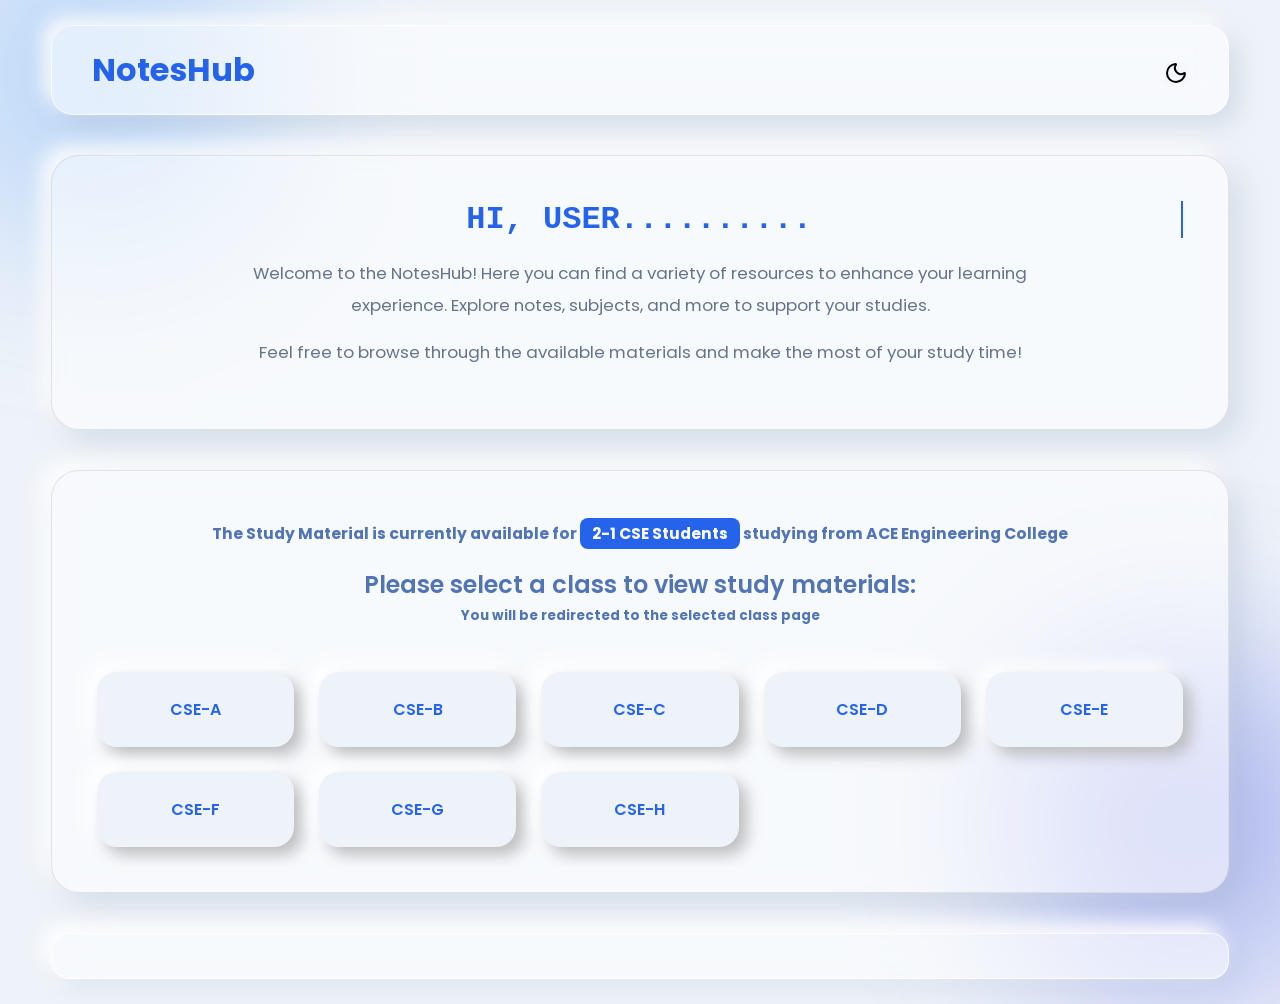
<file: index.html>
<!DOCTYPE html>
    <html lang="en">                
        <head>
            <meta charset="UTF-8">
            <meta http-equiv="X-UA-Compatible" content="IE=edge">
            <meta name="viewport" content="width=device-width, initial-scale=1.0">
            <title>NotesHub</title>
            <link rel="stylesheet" href="Studymaterial1.css">
            <script src="Studymaterial1.js" defer></script>
        </head>
        <body>
        <header>
            <div class="logo">
                <h1>NotesHub</h1>
            </div>

            <nav>
                <ul>
                <li><button id="theme-toggle">
                    <svg id="sun-icon" xmlns="http://www.w3.org/2000/svg" width="24" height="24" viewBox="0 0 24 24" fill="none" stroke="currentColor" stroke-width="2" stroke-linecap="round" stroke-linejoin="round" class="lucide lucide-sun-medium-icon lucide-sun-medium"><circle cx="12" cy="12" r="4"/><path d="M12 3v1"/><path d="M12 20v1"/><path d="M3 12h1"/><path d="M20 12h1"/><path d="m18.364 5.636-.707.707"/><path d="m6.343 17.657-.707.707"/><path d="m5.636 5.636.707.707"/><path d="m17.657 17.657.707.707"/></svg>
                    <svg id="moon-icon" xmlns="http://www.w3.org/2000/svg" width="24" height="24" viewBox="0 0 24 24" fill="none" stroke="currentColor" stroke-width="2" stroke-linecap="round" stroke-linejoin="round" class="lucide lucide-moon-icon lucide-moon"><path d="M20.985 12.486a9 9 0 1 1-9.473-9.472c.405-.022.617.46.402.803a6 6 0 0 0 8.268 8.268c.344-.215.825-.004.803.401"/></svg>
                </button></li>
                </ul>
            </nav>
        </header>

        <!--- Main Content --->
        <main>
            
            <section class="study-material">
                <h2 id="typewritereffect">HI, USER..........</h2>
                <p>Welcome to the NotesHub! Here you can find a variety of resources to enhance your learning experience. Explore notes, subjects, and more to support your studies.</p>
                <p>Feel free to browse through the available materials and make the most of your study time!</p>
            </section>

            <section class="Classes">
                <h3><small>The Study Material is currently available for <mark>2-1 CSE Students</mark> studying from ACE Engineering College</small></h3>
                <h2>Please select a class to view study materials:</h2>
                <h4><small>You will be redirected to the selected class page</small></h4>
                <ul>
                    <li><a href="Studymaterial-section.html?section=A">CSE-A</a></li>
                    <li><a href="Studymaterial-section.html?section=B">CSE-B</a></li>
                    <li><a href="Studymaterial-section.html?section=C">CSE-C</a></li>
                    <li><a href="Studymaterial-section.html?section=D">CSE-D</a></li>
                    <li><a href="Studymaterial-section.html?section=E">CSE-E</a></li>
                    <li><a href="Studymaterial-section.html?section=F">CSE-F</a></li>
                    <li><a href="Studymaterial-section.html?section=G">CSE-G</a></li>
                    <li><a href="Studymaterial-section.html?section=H">CSE-H</a></li>
                </ul>
            </section>
        </main>

        <!-- Footer -->
        <footer>

            <p></p>

        </footer>

    </body>
    </html>
</file>
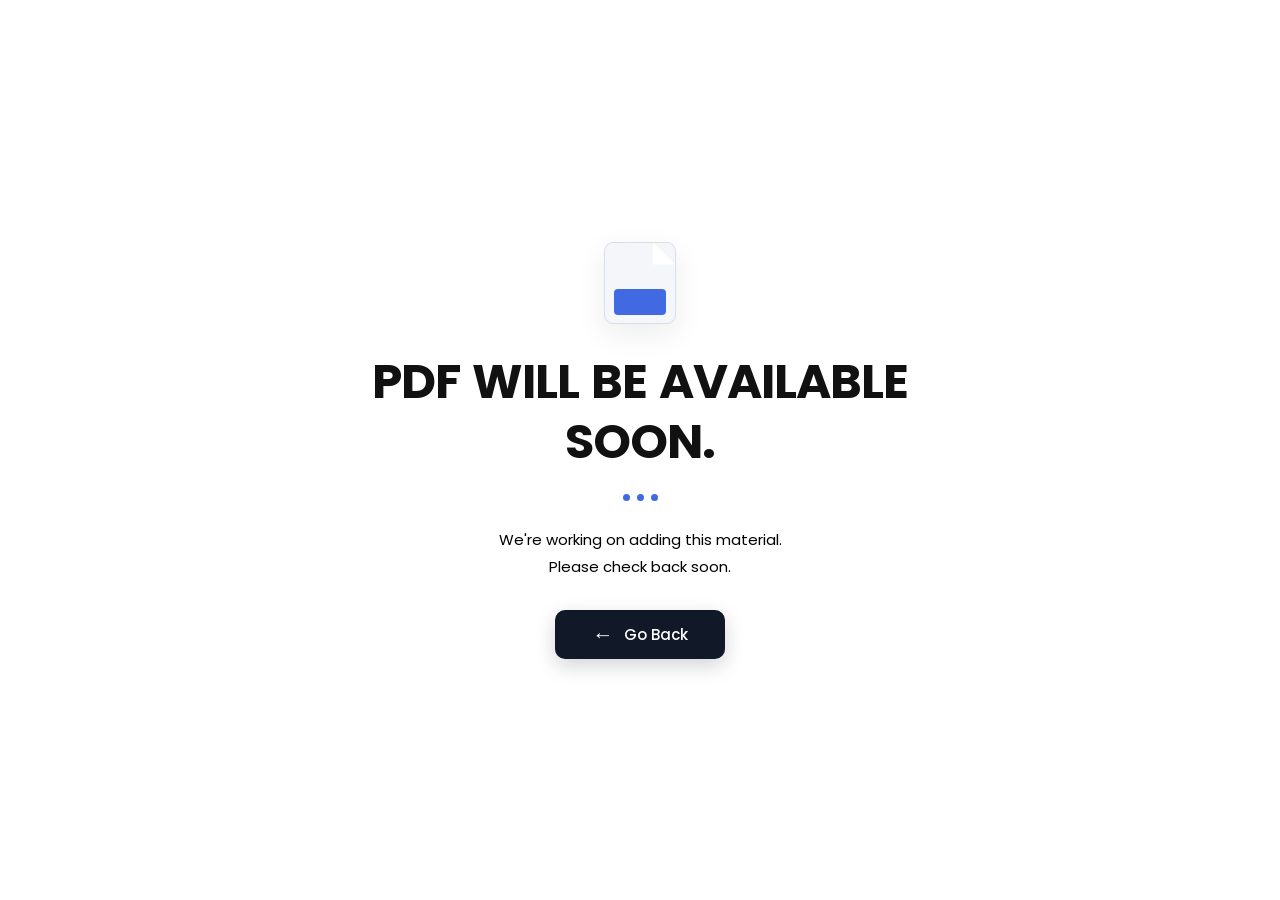
<file: Error-page.html>
<!DOCTYPE html>
<html lang="en">
<head>
    <meta charset="UTF-8">
    <meta name="viewport" content="width=device-width, initial-scale=1.0">
    <title>NotesHub</title>
    <link rel="stylesheet" href="Error-page.css">
</head>
<body>
    <main id="error-page">
        <div class="pdf-icon">
            PDF
        </div>
        <h1>
            <span>PDF</span>
            <span>WILL</span>
            <span>BE</span>
            <span>AVAILABLE</span>
            <span>SOON.</span>
        </h1>
        <div class="typing-dots">
            <span></span>
            <span></span>
            <span></span>
        </div>
        <p>
            We're working on adding this material.
            <br>
            Please check back soon.
        </p>
        <button onclick="window.history.back()">
            <span>←</span>
            Go Back
        </button>

    </main>

</body>

</html>
</file>
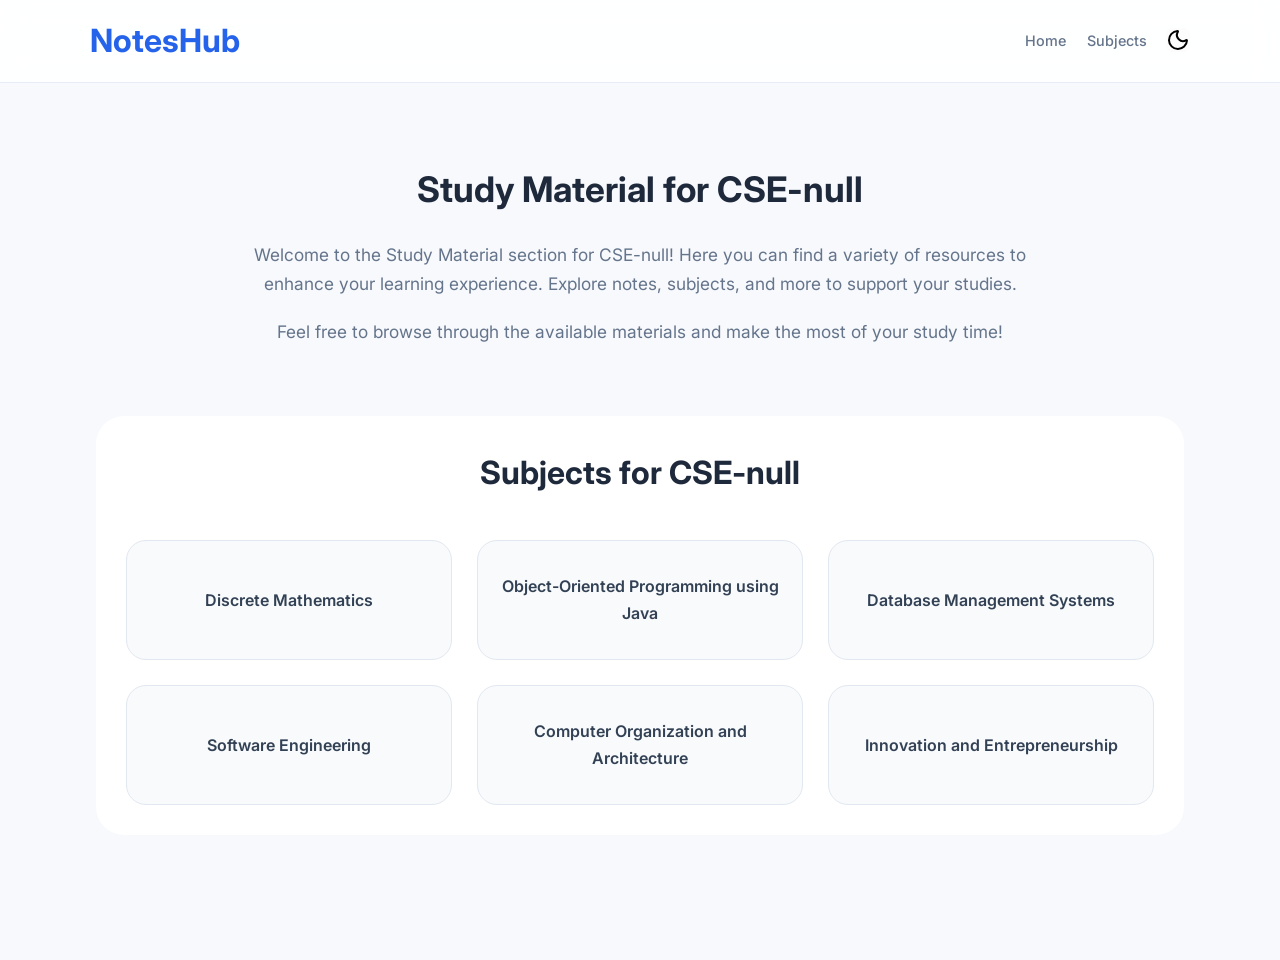
<file: Studymaterial-section.html>
<!DOCTYPE html>
<html lang="en">                
    <head>
        <meta charset="UTF-8">
        <meta http-equiv="X-UA-Compatible" content="IE=edge">
        <meta name="viewport" content="width=device-width, initial-scale=1.0">
        <title>NotesHub</title>
        <link rel="stylesheet" href="Studymaterial ( CSE-H ) .css">
        <script src="Studymaterial ( CSE-H ) .js" defer></script>
    </head>
    <body>
    <div class="container">    
    <header>
        <div class="logo">
            <h1>NotesHub</h1>
        </div>

        <nav>
            <ul>
                <li><a href="index.html">Home</a></li>
                <li><a href="#subjects">Subjects</a></li>
                <li><button id="theme-toggle">
                    <svg id="sun-icon" xmlns="http://www.w3.org/2000/svg" width="24" height="24" viewBox="0 0 24 24" fill="none" stroke="currentColor" stroke-width="2" stroke-linecap="round" stroke-linejoin="round" class="lucide lucide-sun-medium-icon lucide-sun-medium"><circle cx="12" cy="12" r="4"/><path d="M12 3v1"/><path d="M12 20v1"/><path d="M3 12h1"/><path d="M20 12h1"/><path d="m18.364 5.636-.707.707"/><path d="m6.343 17.657-.707.707"/><path d="m5.636 5.636.707.707"/><path d="m17.657 17.657.707.707"/></svg>
                    <svg id="moon-icon" xmlns="http://www.w3.org/2000/svg" width="24" height="24" viewBox="0 0 24 24" fill="none" stroke="currentColor" stroke-width="2" stroke-linecap="round" stroke-linejoin="round" class="lucide lucide-moon-icon lucide-moon"><path d="M20.985 12.486a9 9 0 1 1-9.473-9.472c.405-.022.617.46.402.803a6 6 0 0 0 8.268 8.268c.344-.215.825-.004.803.401"/></svg>
                </button></li>
            </ul>
        </nav>
    </header>   
    <main>

        <!--- MAIN CONTENT --->

        <section class="study-material">
            <h2>Study Material for CSE-<code class="section-name">H</code></h2>
            <p>Welcome to the Study Material section for CSE-<code class="section-name">H</code>! Here you can find a variety of resources to enhance your learning experience. Explore notes, subjects, and more to support your studies.</p>
            <p>Feel free to browse through the available materials and make the most of your study time!</p>
        </section>

        <div class="subjects-card">
        <section class="Subjects" id="subjects">
            <h2>Subjects for CSE-<code class="section-name">H</code></h2>
            <ul>
                <li><button class="subject-btn" data-subject="dm"><p>Discrete Mathematics</p></button></li>
                <li><button class="subject-btn" data-subject="java"><p>Object-Oriented Programming using Java</p></button></li>
                <li><button class="subject-btn" data-subject="dbms"><p>Database Management Systems</p></button></li>
                <li><button class="subject-btn" data-subject="se"><p>Software Engineering</p></button></li>
                <li><button class="subject-btn" data-subject="coa"><p>Computer Organization and Architecture</p></button></li>
                <li><button class="subject-btn" data-subject="ie"><p>Innovation and Entrepreneurship</p></button></li>
            </ul>
        </section>

        <div class="subjects-card-expanded">
            <h3>Choose Unit:</h3>
                <ul>
                    <li><button class="unit-btn" data-unit="1">UNIT 1</button></li>
                    <li><button class="unit-btn" data-unit="2">UNIT 2</button></li>
                    <li><button class="unit-btn" data-unit="3">UNIT 3</button></li>
                    <li><button class="unit-btn" data-unit="4">UNIT 4</button></li>
                    <li><button class="unit-btn" data-unit="5">UNIT 5</button></li>
                </ul>
        </div>
        </div>
    </main>
    </div>
    </body>
</html>
</file>
<file: Studymaterial1.css>
@import url('https://fonts.googleapis.com/css2?family=Poppins:wght@300;400;500;600;700&display=swap');

/* COLOR VARIABLES */

:root {

    --body_bg_before: #60a5fa;

    --body_bg_after: #3d4ee3;

    --text: #2563eb;

    --body_bg: #eef3f9;

    --text_primary: #2c3e50;

    --text_secondary: #64748b;

    --card_bg: rgba(255, 255, 255, 0.55);

    --card_border: rgba(215, 215, 215, 0.693);

    --button_bg: #eef3f9;

    --shadow_dark: rgba(163,177,198,0.35);

    --shadow_light: rgba(255,255,255,0.9);

    /* CHANGED ATTRIBUTES FOR LIGHT THEME */

    --body-color: #5174b4;

    --header-bg: rgba(255,255,255,.55);

    --header-border: rgba(255,255,255,.7);

    --header-box-shadow:

    10px 10px 25px rgba(163,177,198,.35),

    -8px -8px 18px rgba(255,255,255,.9);

    --classes-box-shadow:

    12px 12px 30px rgba(163,177,198,0.35),

    -10px -10px 20px rgba(255,255,255,0.9);

    --classes-a-box-shadow:

    8px 8px 16px #bbbdbf,

    -8px -8px 16px #ffffff;

    --classes-a-hover-color: white;

    --classes-a-hover-box-shadow: 0 15px 30px rgba(37,99,235,.35);

    --footer-border: rgba(255,255,255,.8);

    --classes-mark: white;

    --footer-bg: rgba(255,255,255,.55);

    --footer-box-shadow:
    10px 10px 25px rgba(163,177,198,.2),

    -8px -8px 20px white;

}

/* ------------------- DARK THEME ------------------ */

[data-theme="dark"]{

    --body_bg_before: #fbcd1323;

    --body_bg_after: #fbcd131c;

    --text: #FFFAFA;

    --body_bg: black;

    --text_primary: #E3E3E3;

    --text_secondary: #FFFFFF;

    --card_bg: #010507a5;

    --card_border: rgba(255, 217, 0, 0.400);

    --button_bg: black;

    --shadow_dark: #fbcd138a;

    --shadow_light: #cdbe8477;

    /* CHANGED ATTRIBUTES FOR DARK THEME */

    --body-color: #FFFAFA;

    --header-bg: black;

    --header-border: rgba(255, 217, 0, 0.400);

    --header-box-shadow:

    7px 7px 18px rgba(163, 177, 198, 0.138),

    -8px -8px 18px rgba(0, 0, 0, 0.375);

    --classes-box-shadow:

    7px 7px 18px rgba(0, 0, 7, 0.18),

    -10px -10px 20px rgba(0, 0, 7, 0.45);

    --classes-a-box-shadow:
    2px 2px 7px rgba(163,177,198,.25),
    
    -2px -2px 7px rgba(255,255,255,.7);

    --classes-a-hover-color: black;

    --classes-a-hover-box-shadow: 0 15px 30px #FBCC13;

    --footer-border: rgba(255, 217, 0, 0.400);

    --classes-mark: black;

    --footer-bg: black;

    --footer-box-shadow:
    10px 10px 25px rgba(163,177,198,.2),

    -8px -8px 20px rgba(0, 0, 0, 0.386);

}


/* ==========================
        RESET
========================== */

*{
    margin:0;

    padding:0;
    
    box-sizing :border-box;
    
    font-family:"Poppins",sans-serif;
}

html{
    scroll-behavior:smooth;
}

body{

    min-height:100vh;

    background: var(--body_bg);

    color: var(--body-color);

    overflow-x:hidden;

    position:relative;

}

/* ==========================
    BACKGROUND BLOBS
========================== */

body::before,
body::after{

    content:"";

    position:fixed;

    width:350px;

    height:350px;

    border-radius:50%;

    filter:blur(90px);

    opacity:.35;

    z-index:-1;

}

body::before{

    background: var(--body_bg_before);

    top:-100px;

    left:-80px;

}

body::after{

    background: var(--body_bg_after);

    bottom:-100px;

    right:-80px;

}

/* ==========================
        HEADER
========================== */

header{

    width:92%;

    margin:25px auto;

    display:flex;

    justify-content:space-between;

    align-items:center;

    padding:20px 40px;

    border-radius:22px;

    background: var(--header-bg);

    backdrop-filter:blur(18px);

    -webkit-backdrop-filter:blur(18px);

    border:1px solid var(--header-border);

    box-shadow: var(--header-box-shadow);

}

.logo h1{

    color: var(--text);

    font-size:2rem;

    font-weight:700;

}

nav ul{

    display:flex;

    list-style:none;

    gap:35px;

}

nav a{

    text-decoration:none;

    color: var(--text_secondary);

    font-weight:500;

    transition:.3s;

}

nav a:hover{

    color: var(--text);

}

/* ==========================
        MAIN
========================== */

main{

    width:92%;

    margin:40px auto;

}

/* ==========================
    COMMON SECTION STYLE
========================== */

.study-material,
.Classes{

    background: var(--card_bg);

    backdrop-filter:blur(16px);

    border:1px solid var(--card_border);

    border-radius:28px;

    padding:45px;

    margin-bottom:40px;

    box-shadow: var(--classes-box-shadow);

}

/* ==========================
    STUDY MATERIAL
========================== */

.study-material{

    text-align:center;

}

.study-material h2{

    font-size:2.8rem;

    color: var(--text);

    margin-bottom:20px;

}

/* CSS TYPEWRITER EFFECT*/

#typewritereffect{

    font-family: "Courier New", Courier, monospace;
    
    font-size: 2rem;

    margin-inline: auto;

    white-space: nowrap;

    width: max-content;

    overflow: hidden;

    border-right: 2px solid;

    animation: typing 3.4s steps(18) forwards, blink 1s step-end infinite;

}

@keyframes typing {

    from{
        width: 0%;
    }
    to{
        width: 100%;
    }
}

@keyframes blink{
     50%{
        border-color: transparent;
     }
}

.study-material p{

    max-width:850px;

    margin:15px auto;

    line-height:1.9;

    color:#64748b;

    font-size:1.05rem;

}

/* ---- THEME TOGGLER ---- */ 

#theme-toggle{

    border: none;

    background-color: rgba(235, 226, 226, 0.1);

    border-radius: 25%;

    margin-top: 0.34rem;

    cursor: pointer;

    display: flex;

    align-items: center;

    justify-content: center;

}

#sun-icon{

    display: none;

}

#moon-icon{

    display: block;

    color: black;

}

[data-theme="dark"] #sun-icon{

    display: block;

    color: whitesmoke;

}

[data-theme="dark"] #moon-icon{

    display: none;

}

/* ==========================
        CLASS SECTION
========================== */

.Classes{

    text-align:center;

}

.Classes h3{

    line-height:1.8;

    margin-bottom:18px;
}

.Classes h2{

    margin-top:10px;

    font-weight:600;

}

.Classes mark{

    background: var(--text);

    color: var(--classes-mark);

    padding:5px 12px;

    border-radius:8px;

}


/* ==========================
    CLASS GRID
========================== */

.Classes ul{

    margin-top:45px;

    display:grid;

    grid-template-columns:

    repeat(auto-fit,minmax(180px,1fr));

    gap:25px;

    list-style:none;

}

/* ==========================
    CLASS CARD
========================== */

.Classes a{

    display:block;

    text-decoration:none;

    color: var(--text);

    font-weight:600;

    padding:25px;

    border-radius:20px;

    background:var(--button_bg);

    box-shadow: var(--classes-a-box-shadow);

    transition:.35s;

}

/* Hover */

.Classes a:hover{

    transform:

    translateY(-8px)

    scale(1.03);

    background: var(--text);

    color: var(--classes-a-hover-color);

    box-shadow: var(--classes-a-hover-box-shadow);

}

/* ==========================
        FOOTER
========================== */

footer{

    width:92%;

    margin:40px auto 25px;

    text-align:center;

    padding:22px;

    border-radius:18px;

    background: var(--footer-bg);

    backdrop-filter:blur(15px);

    border:1px solid var(--footer-border);

    box-shadow: var(--footer-box-shadow);

}

/* ==========================
        SCROLLBAR
========================== */

::-webkit-scrollbar{

    width:10px;

}

::-webkit-scrollbar-thumb{

    background: var(--text);

    border-radius:20px;

}

::-webkit-scrollbar-track{

    background:#eef3f9;

}

/* ==========================
        RESPONSIVE
========================== */

@media(min-width:900px){

    :root{

    --card_border: rgba(215, 215, 215, 0.693);

    }
}

@media(max-width:900px){

header{

    flex-direction:column;

    gap:20px;

    padding:25px;

}

nav ul{

    flex-wrap:wrap;

    justify-content:center;

    gap:20px;

}

.study-material,
.Classes{

    padding:30px;

}

.study-material h2{

    font-size:2rem;

}

.Classes ul{

    grid-template-columns:1fr 1fr;

}

}

@media(max-width:600px){

.Classes ul{

    grid-template-columns:1fr;

}

.study-material h2{

    font-size:1.8rem;

}

header,.study-material,.Classes,footer{
    
    backdrop-filter: none;

    -webkit-backdrop-filter: none;

}

body::before,body::after{

    filter: blur(60px);

}

.Classes a{

    box-shadow:  
    4px 4px 10px rgba(163,177,198,.25),
    -4px -4px 10px rgba(255,255,255,.7);

}

@media(hover: hover){

    .Classes a:hover{

        transform: translateY(-7px) scale(1.05);

        background: var(--text);

        color: var(--classes-a-hover-color);

        box-shadow: var(--classes-a-hover-box-shadow);


    }
}

}
@media(max-width:1024px){
.Classes{
    padding : 2rem;

    }
}
</file>
<file: Error-page.css>
@import url('https://fonts.googleapis.com/css2?family=Poppins:wght@400;500;600;700&display=swap');


/* =========================
   RESET
========================= */

* {
    margin: 0;
    padding: 0;
    box-sizing: border-box;
}


/* =========================
   BODY
========================= */

body {
    min-height: 100vh;
    min-height: 100svh;

    display: flex;
    justify-content: center;
    align-items: center;

    padding: 20px;

    font-family: 'Poppins', sans-serif;

    background: #ffffff;

    color: #111827;

    overflow: hidden;
}


/* =========================
   MAIN
========================= */

#error-page {
    width: min(650px, 100%);

    text-align: center;

    padding: 40px 25px;

    animation: pageEnter 0.7s ease forwards;
}


/* =========================
   PDF ICON
========================= */

.pdf-icon {
    width: 72px;
    height: 82px;

    margin: 0 auto 28px;

    display: flex;
    align-items: flex-end;
    justify-content: center;

    padding-bottom: 9px;

    position: relative;

    border: 1px solid #d9dee8;

    border-radius: 9px;

    background: #f4f6fa;

    color: #4169e1;

    font-size: 15px;
    font-weight: 700;

    box-shadow:
        0 10px 30px rgba(17, 24, 39, 0.08);

    animation: iconEnter 0.7s ease 0.15s both;
}


/* Folded corner */

.pdf-icon::before {
    content: "";

    position: absolute;

    top: 0;
    right: 0;

    width: 22px;
    height: 22px;

    background: #ffffff;

    clip-path: polygon(
        0 0,
        100% 100%,
        0 100%
    );
}


/* Blue PDF bar */

.pdf-icon::after {
    content: "";

    position: absolute;

    left: 9px;
    right: 9px;

    bottom: 8px;

    height: 26px;

    border-radius: 4px;

    background: #4169e1;

    z-index: -1;
}


/* =========================
   HEADING
========================= */

#error-page h1 {
    display: flex;

    flex-wrap: wrap;

    justify-content: center;

    gap: 0 12px;

    max-width: 650px;

    margin: 0 auto;

    color: #111111;

    font-size: clamp(30px, 5vw, 48px);

    font-weight: 700;

    line-height: 1.25;

    letter-spacing: -1px;
}


#error-page h1 span {
    opacity: 0;

    transform: translateY(18px);

    animation: wordEnter 0.45s ease forwards;
}


#error-page h1 span:nth-child(1) {
    animation-delay: 0.35s;
}

#error-page h1 span:nth-child(2) {
    animation-delay: 0.50s;
}

#error-page h1 span:nth-child(3) {
    animation-delay: 0.65s;
}

#error-page h1 span:nth-child(4) {
    animation-delay: 0.80s;
}

#error-page h1 span:nth-child(5) {
    animation-delay: 0.95s;
}


/* =========================
   TYPING DOTS
========================= */

.typing-dots {
    display: flex;

    justify-content: center;

    gap: 7px;

    margin-top: 22px;

    opacity: 0;

    animation:
        fadeIn 0.5s ease 1.35s forwards;
}


.typing-dots span {
    width: 7px;
    height: 7px;

    border-radius: 50%;

    background: #4169e1;

    animation: typing 1.2s infinite;
}


.typing-dots span:nth-child(2) {
    animation-delay: 0.15s;
}


.typing-dots span:nth-child(3) {
    animation-delay: 0.30s;
}


/* =========================
   DESCRIPTION
========================= */

#error-page p {
    margin-top: 25px;

    color: #000000;

    font-size: 15px;

    line-height: 1.8;

    opacity: 0;

    animation:
        fadeIn 0.6s ease 1.55s forwards;
}


/* =========================
   BUTTON
========================= */

#error-page button {
    margin-top: 30px;

    display: inline-flex;

    align-items: center;

    justify-content: center;

    gap: 10px;

    min-width: 170px;

    padding: 13px 25px;

    border: none;

    border-radius: 10px;

    background: #111827;

    color: #ffffff;

    font-family: inherit;

    font-size: 15px;

    font-weight: 500;

    cursor: pointer;

    opacity: 0;

    box-shadow:
        0 7px 20px rgba(17, 24, 39, 0.18);

    animation:
        buttonEnter 0.6s ease 1.75s forwards;

    transition:
        transform 0.25s ease,
        background 0.25s ease,
        box-shadow 0.25s ease;
}


#error-page button span {
    font-size: 21px;

    line-height: 1;
}


#error-page button:hover {
    transform: translateY(-3px);

    background: #1f2937;

    box-shadow:
        0 10px 25px rgba(17, 24, 39, 0.22),
        0 0 25px rgba(65, 105, 225, 0.30);
}


#error-page button:active {
    transform: translateY(0);
}


/* =========================
   ANIMATIONS
========================= */

@keyframes pageEnter {

    from {
        opacity: 0;

        transform: translateY(20px);
    }

    to {
        opacity: 1;

        transform: translateY(0);
    }
}


@keyframes iconEnter {

    from {
        opacity: 0;

        transform:
            translateY(20px)
            scale(0.9);
    }

    to {
        opacity: 1;

        transform:
            translateY(0)
            scale(1);
    }
}


@keyframes wordEnter {

    from {
        opacity: 0;

        transform: translateY(18px);
    }

    to {
        opacity: 1;

        transform: translateY(0);
    }
}


@keyframes fadeIn {

    from {
        opacity: 0;
    }

    to {
        opacity: 1;
    }
}


@keyframes buttonEnter {

    from {
        opacity: 0;

        transform: translateY(10px);
    }

    to {
        opacity: 1;

        transform: translateY(0);
    }
}


@keyframes typing {

    0%,
    60%,
    100% {
        opacity: 0.25;

        transform: translateY(0);
    }

    30% {
        opacity: 1;

        transform: translateY(-4px);
    }
}


/* =========================
   MOBILE
========================= */

@media (max-width: 480px) {

    body {
        padding: 16px;
    }


    #error-page {
        padding: 25px 8px;
    }


    .pdf-icon {
        width: 60px;
        height: 69px;

        margin-bottom: 23px;

        font-size: 13px;
    }


    #error-page h1 {
        gap: 0 8px;

        max-width: 350px;

        font-size: 25px;

        line-height: 1.45;

        letter-spacing: -0.4px;
    }


    .typing-dots {
        margin-top: 18px;
    }


    #error-page p {
        margin-top: 22px;

        font-size: 13px;

        line-height: 1.7;
    }


    #error-page button {
        width: min(100%, 280px);

        margin-top: 27px;

        padding: 13px 20px;

        font-size: 14px;
    }
}


/* =========================
   SMALL PHONES
========================= */

@media (max-width: 360px) {

    #error-page h1 {
        font-size: 22px;

        gap: 0 6px;
    }


    #error-page p {
        font-size: 12px;
    }
}


/* =========================
   REDUCED MOTION
========================= */

@media (prefers-reduced-motion: reduce) {

    *,
    *::before,
    *::after {
        animation-duration: 0.01ms !important;

        animation-iteration-count: 1 !important;

        scroll-behavior: auto !important;
    }
}
</file>
<file: Studymaterial ( CSE-H ) .css>
@import url('https://fonts.googleapis.com/css2?family=Inter:wght@300;400;500;600;700&display=swap');


/* COLOR VARIABLES */

:root {

    /* ---------- BACKGROUND ---------- */
    --body-bg: #f7f9fc;

    --surface-bg: #ffffff;
    
    --card-bg: #f8fafc;

    /* ---------- TEXT ---------- */
    --heading-color: #1e293b;

    --text-color: #2c3e50;
    
    --text-secondary: #64748b;
    
    --text-card: #334155;

    /* ---------- PRIMARY ---------- */
    --primary-color: #2563eb;
    
    --primary-light: #6e99f0;

    /* ---------- BORDERS ---------- */
    --border-color: #e2e8f0;
    
    --header-border: #e8edf5;

    /* ---------- OVERLAY ---------- */
    --overlay-color: #0f172a33;

    /* ---------- SHADOWS ---------- */
    --shadow-card: 0 2px 4px rgba(15, 23, 42, 0.02);
    
    --shadow-section: 0 15px 40px rgba(15, 23, 42, 0.05);
    
    --shadow-popup-card: 0 28px 65px rgba(15, 23, 42, 0.22);
    
    --shadow-primary: 0 18px 35px rgba(37, 99, 235, 0.25);

    /* ---------- POPUP-CARD ---------- */
    --popup-card-bg: rgba(255, 255, 255, 0.96);
    
    --popup-card-border: rgba(255, 255, 255, 0.9);

    /* CHNAGED ATTRIBUTES FOR LIGHT THEME */

    --subject-btn-color: #334155;

    --subject-btn-bg: #f8fafc;

    --subject-btn-hover-bg: #2563eb;

    --subject-btn-hover-boxshadow: 0 18px 35px rgba(37,99,235,0.25); 

    --header-bg: rgba(255,255,255,.88);

    --logo-color: #2563eb;

}

/* ------------------- DARK THEME ------------------ */

[data-theme="dark"]{

    /* ---------- BACKGROUND ---------- */

    --body-bg: #050505;

    --surface-bg: #111214;

    --card-bg: #3a3b3d;


    /* ---------- TEXT ---------- */

    --heading-color: #f5f5f5;

    --text-color: #e6e6e6;

    --text-secondary: #b8b8b8;

    --text-card: #f2f2f2;


    /* ---------- PRIMARY / GOLD ---------- */

    --primary-color: #d4af37;

    --primary-light: #f0c75e;


    /* ---------- BORDERS ---------- */

    --border-color: rgba(212, 175, 55, 0.55);

    --header-border: rgba(212, 175, 55, 0.30);


    /* ---------- OVERLAY ---------- */

    --overlay-color: rgba(0, 0, 0, 0.72);


    /* ---------- SHADOWS ---------- */

    --shadow-card:
        0 15px 40px rgba(0, 0, 0, 0.40);

    --shadow-section:
        0 15px 40px rgba(0, 0, 0, 0.40);

    --shadow-popup-card:
        0 28px 65px rgba(0, 0, 0, 0.70);

    --shadow-primary:
        0 18px 35px rgba(212, 175, 55, 0.20);


    /* ---------- POPUP CARD ---------- */

    --popup-card-bg: #292a2c;

    --popup-card-border: rgba(212, 175, 55, 0.45);

    /* CHANGED ATTRIBUTES FOR DARK MODE*/

    --subject-btn-color: #FFFAFA;

    --subject-btn-bg: black;

    --subject-btn-hover-bg: #ffffff;

    --subject-btn-hover-boxshadow: 
        0 0 7px #ffffffed; 

    --header-bg:black;

    --logo-color: #FFFAFA;
}








/* ==========================
        RESET
========================== */

*{
    margin:0;

    padding:0;
    
    box-sizing:border-box;
    
    font-family:"Inter",sans-serif;
}

html{
    scroll-behavior: smooth;
}

body{

    min-width: 320px;

    font-family: 'Inter', sans-serif;

    background: var(--body-bg);

    color: var(--text-color);

    min-height:100vh;

    line-height:1.7;

}

button, a{

    font: inherit;

}


/* --------------   BUTTON --------------  */

button{

    -webkit-tap-highlight-color: transparent;
}

/* ---------------- HEADER ---------------- */

header{

    width: 100%;
        
    height:auto;

    background: var(--header-bg);

    backdrop-filter:blur(12px);

    -webkit-backdrop-filter: blur(12px);

    position: fixed;/*for scroll-away*/

    top: 0;

    padding:0.85rem max(1.25rem, 7vw);

    border-bottom:1px solid var(--header-border);

    z-index:1000;

    flex-wrap:wrap;

}

.logo h1{

    display:flex;

    justify-content: center;

    font-size:2rem;

    color: var(--logo-color);

    font-weight:700;

}

nav ul{

    display:flex;

    color: var(--primary-color);

    height: 50%;

    gap: 0.25rem 1.25rem;

    padding: 0;
    
    margin: 0;

    list-style:none;

    flex-wrap:wrap;

    justify-content:center;

    list-style: none;
}

nav a{

    position: relative;

    display: inline-block;

    padding: 0.35rem 0.1rem;

    font-size: 0.9em;

    text-decoration:none;

    color: var(--text-secondary);

    font-weight:500;

    transition: color 250ms ease, transform 250ms ease;


}

/* ---- THEME TOGGLER ---- */ 

#theme-toggle{

    border: none;

    background-color: rgba(235, 226, 226, 0.1);

    border-radius: 25%;

    margin-top: 0.34rem;

    cursor: pointer;

    display: flex;

    align-items: center;

    justify-content: center;

}

#sun-icon{

    display: none;

}

#moon-icon{

    display: block;

    color: black;

}

[data-theme="dark"] #sun-icon{

    display: block;

    color: whitesmoke;

}

[data-theme="dark"] #moon-icon{

    display: none;

}

nav a::after{

    content: '';

    position: absolute;

    right:0;

    bottom: 0.12rem;

    left:0;
    
    height:2px;

    background: var(--primary-color);

    border-radius: 90%;

    transform: scaleX(0);

    transform-origin: right;

    transition: transform 250ms ease-in-out;

}



nav a:hover,nav a:focus-visible{

    color:var(--primary-color);

    transform: translateY(-2px);

    outline: none;

}
nav a:focus-visible::after,nav a:hover::after{

    transform-origin: left;

    transform: scaleX(1);

}

/* ---------------- MAIN ---------------- */

main{

    width:85%;

    max-width:1200px;

    margin:60px auto;

    padding-top: 100px; /*for scroll-away behaviour*/

}

/* ---------------- HERO ---------------- */

.study-material{

    text-align:center;

    margin-bottom:70px;

}

.study-material h2{

    font-size:3rem;

    color:var(--heading-color);

    margin-bottom:20px;

    font-weight:700;

}

.study-material p{

    max-width:800px;

    margin:18px auto;

    color: var(--text-secondary);

    font-size:1.08rem;

}

/* ---------------- SUBJECT SECTION ---------------- */

.Subjects{

    background: var(--surface-bg);

    border-radius:28px;

    padding:45px;

    box-shadow:

    0 15px 40px var(--shadow-section);

}

.Subjects h2{

    text-align:center;

    font-size:2rem;

    color: var(--heading-color);

    margin-bottom:40px;

}

/* ---------------- GRID ---------------- */

.Subjects ul{

    list-style:none;

    display:grid;

    grid-template-columns:

    repeat(auto-fit,minmax(280px,1fr));

    gap:25px;

    width:100%;
}

/* ---------------- SUBJECT CARD ---------------- */

.Subjects li{

    transition:.35s;

}

.subject-btn{

    display:grid;

    align-items:center;

    justify-content:center;

    min-height:120px;

    text-align:center;

    text-decoration:none;

    color: var(--subject-btn-color);

    font-weight:600;

    font-size:1rem;

    padding:20px;

    background: var(--subject-btn-bg);

    border:1px solid var(--border-color);

    border-radius:20px;

    box-shadow: 0 2px 4px var(--shadow-card);

    position:relative;

    width: 100%;

    transition: color 300ms ease, background-color 300ms ease, border-color 300ms ease, box-shadow 300ms ease, transform 300ms ease;
    
}

/* Hover */

.subject-btn:hover{

    transform:translateY(-6px);

    background: var(--subject-btn-hover-bg);

    color: var(--surface-bg);

    box-shadow: var(--subject-btn-hover-boxshadow);

}

/* =================== SUBJECT CARD EXPANSION USING ACTIVE ================== */

.subject-btn:active{
    
    transform: translateY(-7px);
}

.subjects-card::before{

    content:'';

    position: fixed;

    z-index: 100;

    inset:0;

    background: var(--overlay-color);

    opacity: 0;

    pointer-events: none;

    backdrop-filter: blur(0px);

    -webkit-backdrop-filter: blur(0px);

    transition: opacity 300ms ease, backdrop-filter 300ms ease, -webkit-backdrop-filter 300ms ease;

}

/* ---- STYLING SUBJECTS CARD EXPANDED CLASS ---- */

.subjects-card-expanded{

    position: fixed;

    z-index: 108;

    top: 50%;

    left: 50%;

    width: min(31rem, calc(100vw - 2rem));

    max-height: min(80vh, 38rem);

    padding: clamp(1.4rem, 5vw, 2.25rem);

    overflow: auto;

    background: var(--popup-card-bg);

    border: 1px solid  var(--popup-card-border);

    border-radius: 1.5rem;

    box-shadow: 0 28px 65px  var(--shadow-popup-card);

    opacity: 0;

    pointer-events: none;

    transform: translate(-50%, -46%) scale(0.96);

    transition: opacity 300ms ease, transform 350ms cubic-bezier(0.16, 1, 0.3, 1);
}

.subjects-card-expanded h3{

    margin: 0 0 1.25rem;

    color: var(--heading-color);

    font-size: clamp(1.35rem, 4vw, 1.7rem);
}

.subjects-card-expanded li{

    margin: 0.7rem 0;

    list-style: none;

}

.unit-btn{

    width: 100%;

    padding: 0.85rem 1rem;

    color: var(--text-card);

    background: var(--card-bg);

    border: 1px solid var(--border-color);

    border-radius: 0.75rem;

    cursor: pointer;

    font-weight: 700;

    text-align: center;

    transition: background-color 250ms ease, color 250ms ease, border-color 250ms ease,transform 250ms ease;
}

.subjects-card-expanded:focus-visible{

    color: var(--surface-bg);

    background: var(--primary-light);

    border-color: var(--primary-color);

    outline: none;

    transform: translateX(4px);

}
/*
.subjects-card:focus-within::before{

    opacity: 1;

    pointer-events: auto;

    backdrop-filter: blur(7px);

    -webkit-backdrop-filter: blur(7px);

}

.subjects-card:focus-within .subjects-card-expanded{

    opacity: 1;

    pointer-events: auto;

    transform: translate(-50%,-50%) scale(1);

} */

.subjects-card-expanded.show {

    opacity: 1;
    
    pointer-events: auto;
    
    transform: translate(-50%, -50%) scale(1);

}
.subjects-card.open::before{

    opacity: 1;

    pointer-events: auto;

    backdrop-filter: blur(7px);

    -webkit-backdrop-filter: blur(7px);

}
.subjects-card-expanded.show{

    opacity: 1;

    pointer-events: auto;

    transform: translate(-50%,-50%) scale(1);

}
.unit-btn:focus{  /*Focus for button when clicked added after error page*/

    background-color: var(--heading-color);

    color: var(--body-bg);

}


/* FOR SLOW ENTRANCE ANIMATION OF UNITS BUTTON*/

.subjects-card-expanded li{

    opacity: 0;

    transform: translateY(10px);

    transition: opacity 300ms ease,transform 300ms ease;

}

.subjects-card-expanded.show li{

    opacity: 1;

    transform: translateY(0);
}
/* ENTRANCE ANIMATION FOR EACH BUTTON WITH TRANSITION-DELAY */
.subjects-card-expanded.show li:nth-child(1){ 

    transition-delay: 0ms;
}
.subjects-card-expanded.show li:nth-child(2){

    transition-delay: 70ms;
}
.subjects-card-expanded.show li:nth-child(3){

    transition-delay: 140ms;
}
.subjects-card-expanded.show li:nth-child(4){

    transition-delay: 210ms;
}
.subjects-card-expanded.show li:nth-child(5){

    transition-delay: 280ms;
}
/* ---------------- FOOTER  SPACE ---------------- */

main{

    padding-bottom:60px;

}

/* ---------------- SCROLLBAR ---------------- */

::-webkit-scrollbar{

    width:10px;

}

::-webkit-scrollbar-track{

    background:#eef2f7;

}

::-webkit-scrollbar-thumb{

    background:#cbd5e1;

    border-radius:50px;

}

::-webkit-scrollbar-thumb:hover{

    background:#94a3b8;

}

/* ---------------- RESPONSIVE ---------------- */

@media(min-width:900px){

header{

    display: flex;

    justify-content: space-between;

    align-items: center;

}

nav ul{

    flex-wrap:wrap;

    gap:18px;

}

.study-material h2{

    font-size:2.2rem;

}

.Subjects{

    padding:30px;

}


}

@media (max-width: 900px) {

  header {
    
    flex-direction: column;
    
    padding: 16px 5%;
    
    gap: 8px;
  }

  main{

    width:92%;

}

  .Subjects ul{

    grid-template-columns:1fr;

}

  .study-material h2{

    font-size:1.9rem;

}

  nav ul {
    
    justify-content: center;
    
    gap: 14px;
    
    margin: 0;
  }
}
</file>
